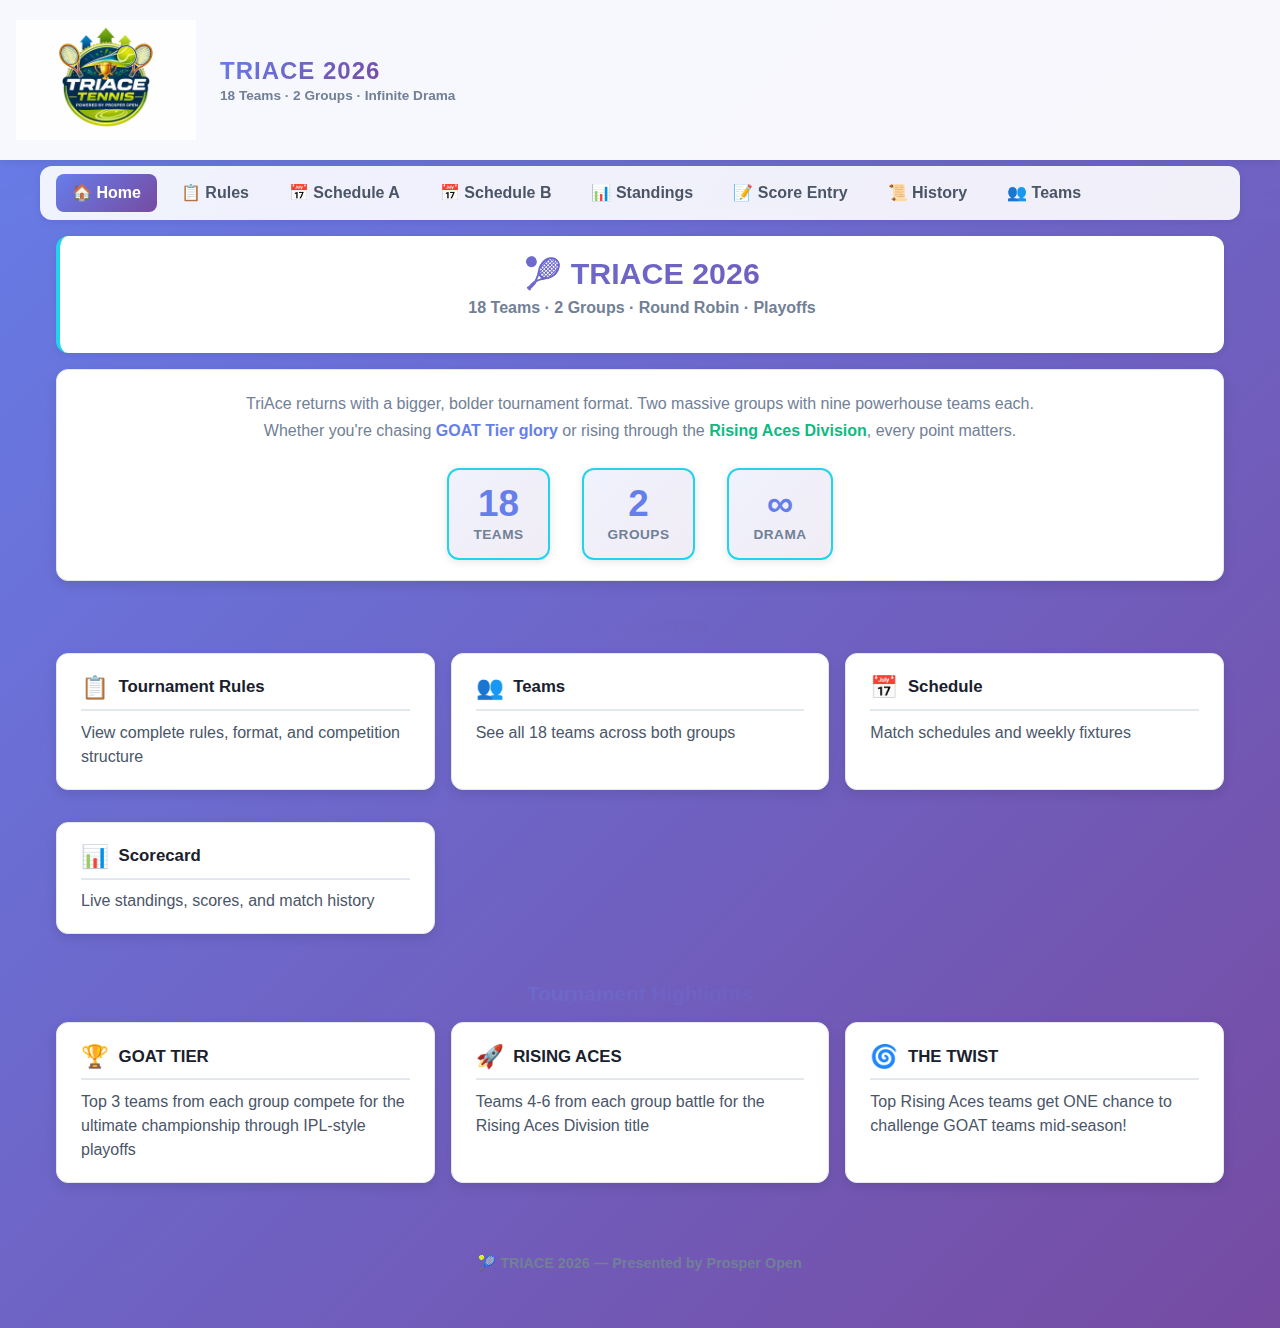
<file: index.html>
<!DOCTYPE html>
<html lang="en">
<head>
    <meta charset="UTF-8" />
    <meta name="viewport" content="width=device-width, initial-scale=1.0" />
    <title>TriAce 2026 – Home</title>
    <link rel="stylesheet" href="styles.css">
</head>
<body>

<header class="header">
    <div class="header-bar">
        <div class="brand">
            <img src="triace-logo.png" alt="TriAce Tennis" style="height:120px;">
            <div>
                <strong>TRIACE 2026</strong>
                <div class="tagline">18 Teams · 2 Groups · Infinite Drama</div>
            </div>
        </div>
        <button id="menuBtn" class="menu-btn">☰</button>
    </div>

    <nav id="siteNav" class="nav">
        <a href="index.html" aria-current="page">🏠 Home</a>
        <a href="rules.html">📋 Rules</a>
        <a href="schedule.html">📅 Schedule A</a>
        <a href="schedule-b.html">📅 Schedule B</a>
        <a href="standings.html">📊 Standings</a>
        <a href="scoring.html">📝 Score Entry</a>
        <a href="history.html">📜 History</a>
        <a href="teams.html">👥 Teams</a>
    </nav>
</header>

<main class="container">

    <!-- HERO -->
    <section class="page-header">
        <h1>🎾 TRIACE 2026</h1>
        <p>18 Teams · 2 Groups · Round Robin · Playoffs</p>
    </section>

    <section class="card" style="text-align:center;">
        <p style="max-width:800px;margin:0 auto;color:var(--muted);line-height:1.7;font-size:1rem;">
            TriAce returns with a bigger, bolder tournament format. Two massive groups with nine powerhouse teams each.
            Whether you're chasing <strong style="color:var(--bg1);">GOAT Tier glory</strong> or rising through the
            <strong style="color:var(--groupA);">Rising Aces Division</strong>,
            every point matters.
        </p>

        <div class="stats">
            <div class="stat-box">
                <div class="stat-num">18</div><div class="stat-lbl">Teams</div>
            </div>
            <div class="stat-box">
                <div class="stat-num">2</div><div class="stat-lbl">Groups</div>
            </div>
            <div class="stat-box">
                <div class="stat-num">∞</div><div class="stat-lbl">Drama</div>
            </div>
        </div>
    </section>

    <!-- QUICK LINKS -->
    <section style="margin-top:2rem;">
        <h2 class="section-title">Quick Access</h2>
        
        <div class="grid">
            <a href="rules.html" class="card link-card">
                <div class="card-head">
                    <span class="card-emoji">📋</span>
                    <div class="card-title">Tournament Rules</div>
                </div>
                <div class="val">View complete rules, format, and competition structure</div>
            </a>

            <a href="teams.html" class="card link-card">
                <div class="card-head">
                    <span class="card-emoji">👥</span>
                    <div class="card-title">Teams</div>
                </div>
                <div class="val">See all 18 teams across both groups</div>
            </a>

            <a href="schedule.html" class="card link-card">
                <div class="card-head">
                    <span class="card-emoji">📅</span>
                    <div class="card-title">Schedule</div>
                </div>
                <div class="val">Match schedules and weekly fixtures</div>
            </a>

            <a href="scorecard.html" class="card link-card">
                <div class="card-head">
                    <span class="card-emoji">📊</span>
                    <div class="card-title">Scorecard</div>
                </div>
                <div class="val">Live standings, scores, and match history</div>
            </a>
        </div>
    </section>

    <!-- TOURNAMENT HIGHLIGHTS -->
    <section style="margin-top:2rem;">
        <h2 class="section-title">Tournament Highlights</h2>
        
        <div class="grid">
            <article class="card">
                <div class="card-head">
                    <span class="card-emoji">🏆</span>
                    <div class="card-title">GOAT TIER</div>
                </div>
                <div class="val">Top 3 teams from each group compete for the ultimate championship through IPL-style playoffs</div>
            </article>

            <article class="card">
                <div class="card-head">
                    <span class="card-emoji">🚀</span>
                    <div class="card-title">RISING ACES</div>
                </div>
                <div class="val">Teams 4-6 from each group battle for the Rising Aces Division title</div>
            </article>

            <article class="card">
                <div class="card-head">
                    <span class="card-emoji">🌀</span>
                    <div class="card-title">THE TWIST</div>
                </div>
                <div class="val">Top Rising Aces teams get ONE chance to challenge GOAT teams mid-season!</div>
            </article>
        </div>
    </section>

    <!-- FOOTER -->
    <footer class="footer">
        🎾 TRIACE 2026 — Presented by Prosper Open
    </footer>

</main>

<script src="script.js"></script>

</body>
</html>
</file>
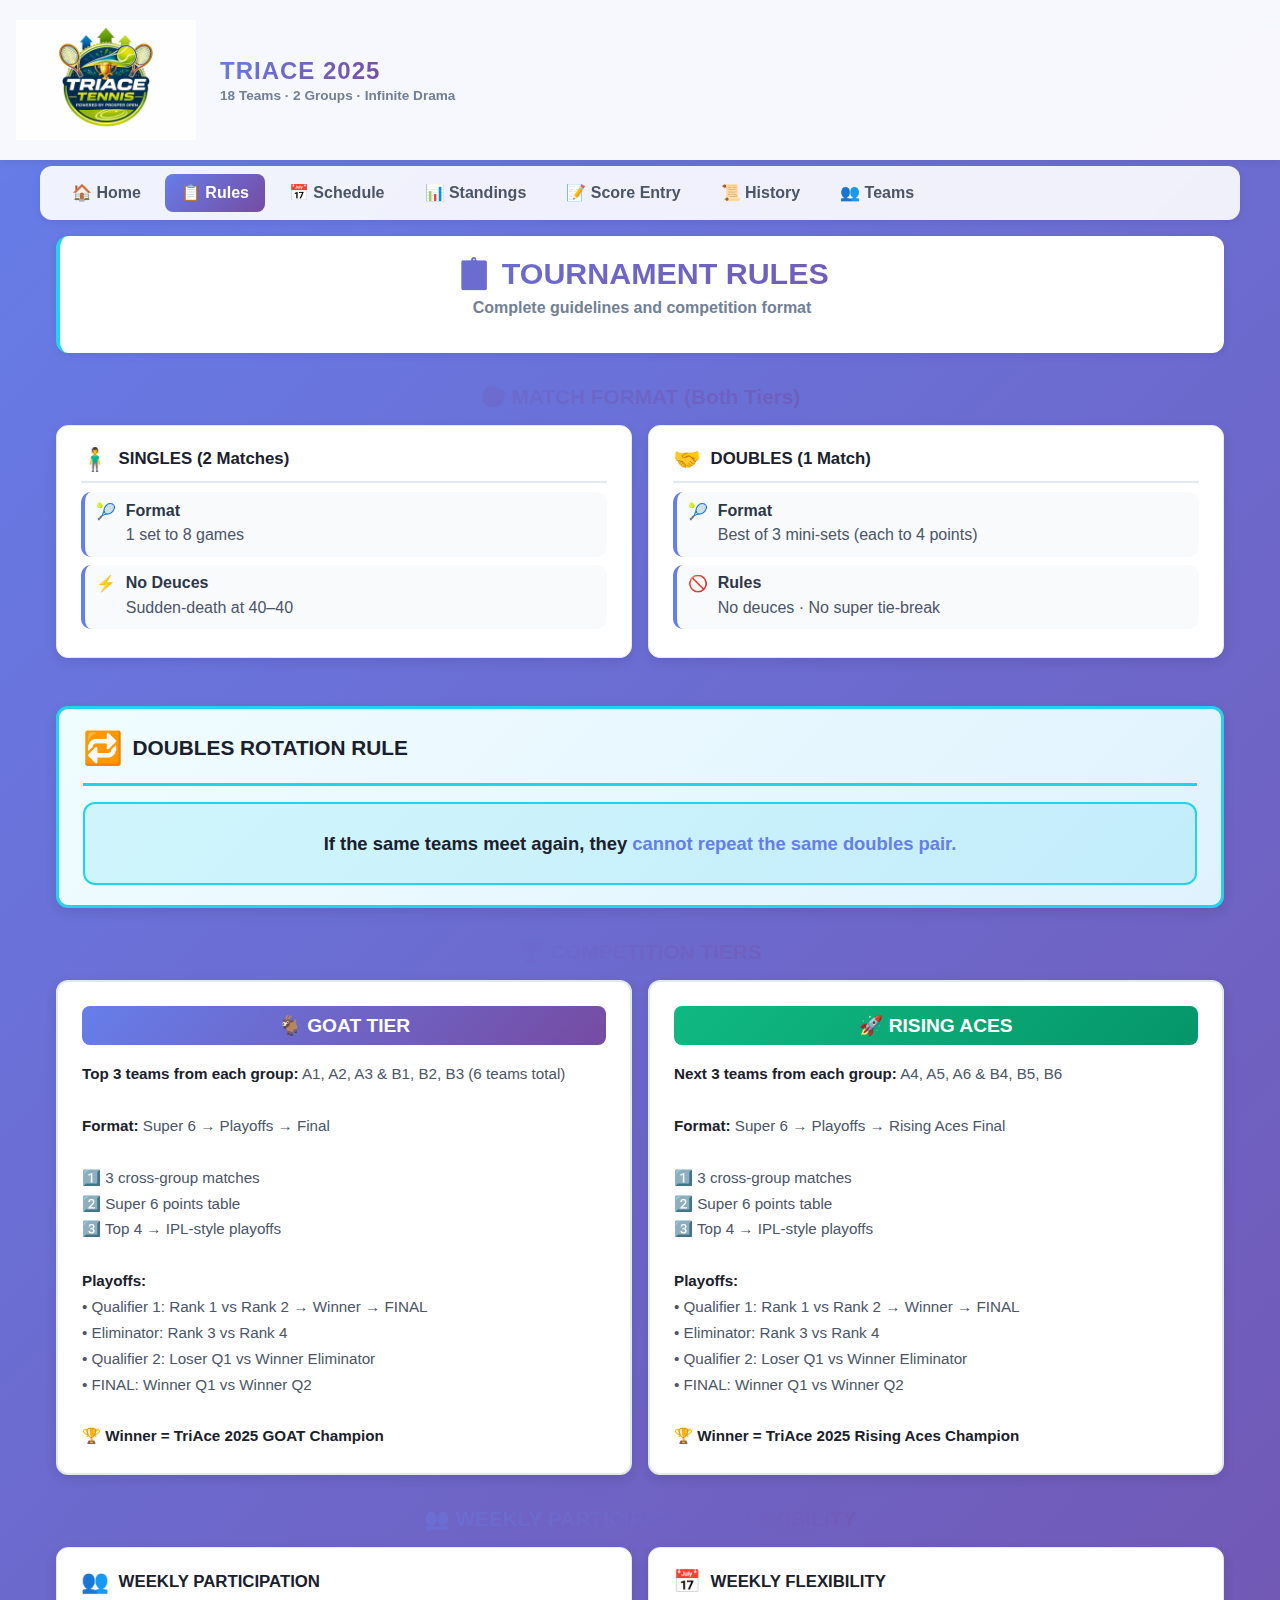
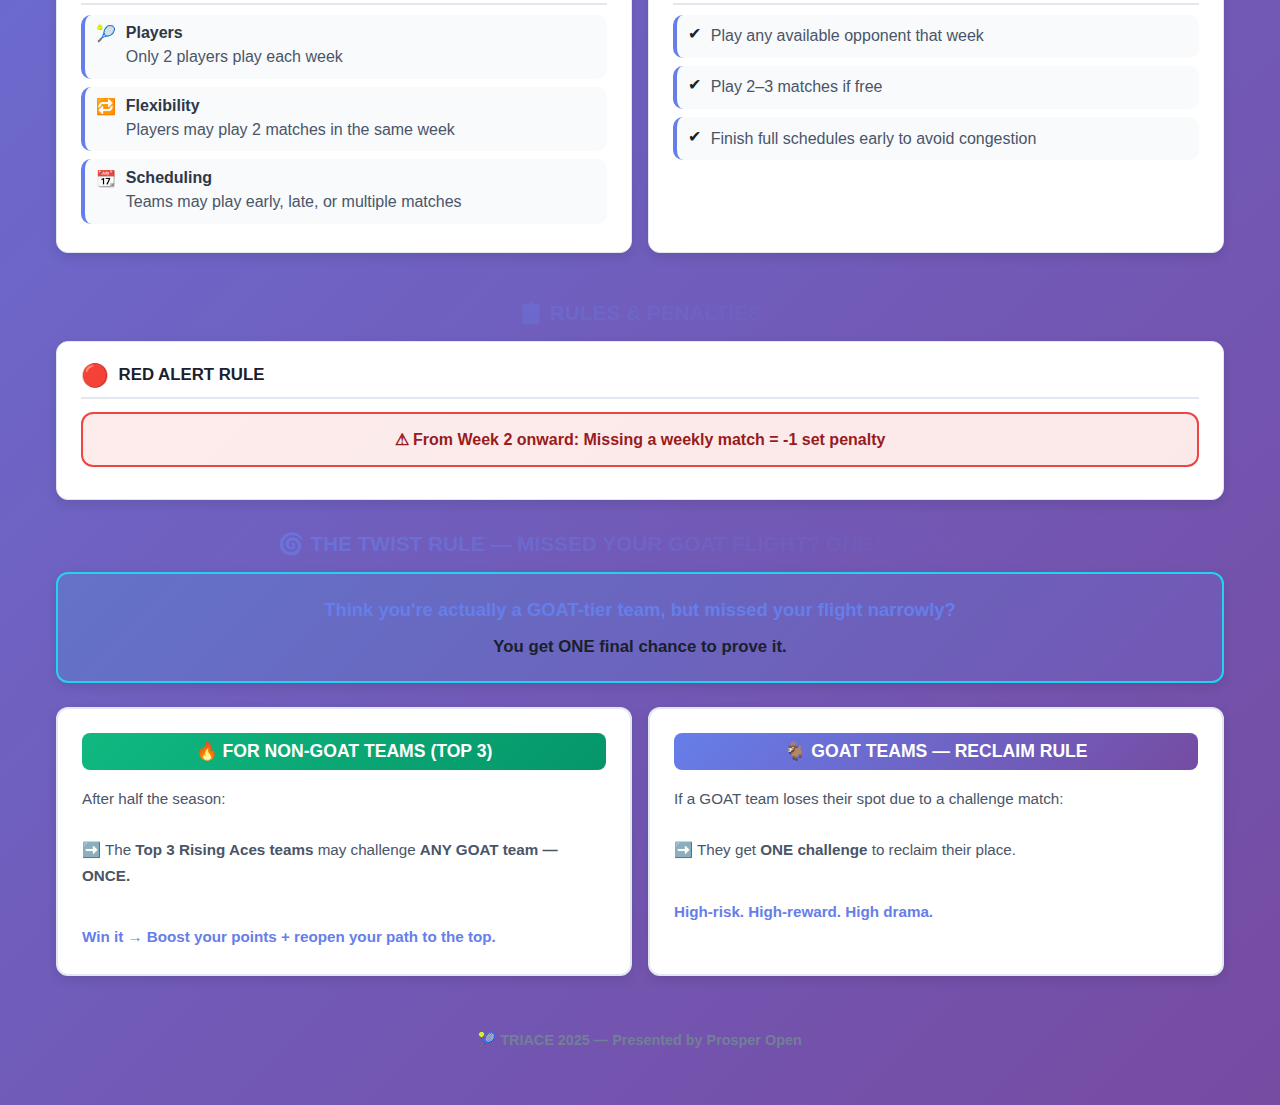
<file: rules.html>
<!DOCTYPE html>
<html lang="en">
<head>
    <meta charset="UTF-8" />
    <meta name="viewport" content="width=device-width, initial-scale=1.0" />
    <title>TriAce 2025 – Tournament Rules</title>
    <link rel="stylesheet" href="styles.css">
</head>
<body>

<header class="header">
    <div class="header-bar">
        <div class="brand">
            <img src="triace-logo.png" alt="TriAce Tennis" style="height:120px;">
            <div>
                <strong>TRIACE 2025</strong>
                <div class="tagline">18 Teams · 2 Groups · Infinite Drama</div>
            </div>
        </div>
        <button id="menuBtn" class="menu-btn">☰</button>
    </div>

    <nav id="siteNav" class="nav">
        <a href="index.html">🏠 Home</a>
        <a href="rules.html" aria-current="page">📋 Rules</a>
        <a href="schedule.html">📅 Schedule</a>
        <a href="standings.html">📊 Standings</a>
        <a href="scoring.html">📝 Score Entry</a>
        <a href="history.html">📜 History</a>
        <a href="teams.html">👥 Teams</a>
    </nav>
</header>

<main class="container">

    <!-- HERO -->
    <section class="page-header">
        <h1>📋 TOURNAMENT RULES</h1>
        <p>Complete guidelines and competition format</p>
    </section>

    <!-- MATCH FORMAT -->
    <section id="format">
        <h2 class="section-title">🎯 MATCH FORMAT (Both Tiers)</h2>

        <div class="grid">

            <article class="card">
                <div class="card-head">
                    <span class="card-emoji">🧍‍♂️</span>
                    <div class="card-title">SINGLES (2 Matches)</div>
                </div>

                <div class="item"><span>🎾</span>
                    <div><div class="lbl">Format</div><div class="val">1 set to 8 games</div></div>
                </div>
                <div class="item"><span>⚡</span>
                    <div><div class="lbl">No Deuces</div><div class="val">Sudden-death at 40–40</div></div>
                </div>
            </article>

            <article class="card">
                <div class="card-head">
                    <span class="card-emoji">🤝</span>
                    <div class="card-title">DOUBLES (1 Match)</div>
                </div>

                <div class="item"><span>🎾</span>
                    <div><div class="lbl">Format</div><div class="val">Best of 3 mini-sets (each to 4 points)</div></div>
                </div>
                <div class="item"><span>🚫</span>
                    <div><div class="lbl">Rules</div><div class="val">No deuces · No super tie-break</div></div>
                </div>
            </article>

        </div>
    </section>

    <!-- DOUBLES ROTATION RULE (Standalone) -->
    <section style="margin-top:2rem;">
        <article class="card" style="border:3px solid var(--accent);background:linear-gradient(135deg,#f0fdff,#e0f2fe);">
            <div class="card-head" style="border-bottom:3px solid var(--accent);padding-bottom:1rem;margin-bottom:1rem;">
                <span class="card-emoji" style="font-size:2rem;">🔁</span>
                <div class="card-title" style="font-size:1.3rem;">DOUBLES ROTATION RULE</div>
            </div>

            <div style="background:rgba(34,211,238,0.15);border:2px solid var(--accent);border-radius:12px;padding:1.5rem;text-align:center;">
                <p style="font-size:1.15rem;font-weight:700;color:var(--ink);line-height:1.7;">
                    If the same teams meet again, they <strong style="color:var(--bg1);">cannot repeat the same doubles pair.</strong>
                </p>
            </div>
        </article>
    </section>

    <!-- COMPETITION TIERS -->
    <section id="tiers" class="tier-section">
        <h2 class="section-title">🏆 COMPETITION TIERS</h2>

        <div class="tier-grid">

            <!-- GOAT TIER -->
            <div class="tier-card goat">
                <div class="tier-badge">🐐 GOAT TIER</div>
                <div class="tier-content">
                    <strong>Top 3 teams from each group:</strong> A1, A2, A3 & B1, B2, B3 (6 teams total)<br><br>

                    <strong>Format:</strong> Super 6 → Playoffs → Final
                    <br><br>

                    1️⃣ 3 cross-group matches<br>
                    2️⃣ Super 6 points table<br>
                    3️⃣ Top 4 → IPL-style playoffs
                    <br><br>

                    <strong>Playoffs:</strong><br>
                    • Qualifier 1: Rank 1 vs Rank 2 → Winner → FINAL<br>
                    • Eliminator: Rank 3 vs Rank 4<br>
                    • Qualifier 2: Loser Q1 vs Winner Eliminator<br>
                    • FINAL: Winner Q1 vs Winner Q2<br><br>

                    🏆 <strong>Winner = TriAce 2025 GOAT Champion</strong>
                </div>
            </div>

            <!-- RISING ACES -->
            <div class="tier-card rising">
                <div class="tier-badge">🚀 RISING ACES</div>
                <div class="tier-content">
                    <strong>Next 3 teams from each group:</strong> A4, A5, A6 & B4, B5, B6
                    <br><br>

                    <strong>Format:</strong> Super 6 → Playoffs → Rising Aces Final
                    <br><br>

                    1️⃣ 3 cross-group matches<br>
                    2️⃣ Super 6 points table<br>
                    3️⃣ Top 4 → IPL-style playoffs
                    <br><br>

                    <strong>Playoffs:</strong><br>
                    • Qualifier 1: Rank 1 vs Rank 2 → Winner → FINAL<br>
                    • Eliminator: Rank 3 vs Rank 4<br>
                    • Qualifier 2: Loser Q1 vs Winner Eliminator<br>
                    • FINAL: Winner Q1 vs Winner Q2<br><br>

                    🏆 <strong>Winner = TriAce 2025 Rising Aces Champion</strong>
                </div>
            </div>

        </div>
    </section>

    <!-- WEEKLY PARTICIPATION -->
    <section id="participation">
        <h2 class="section-title">👥 WEEKLY PARTICIPATION & FLEXIBILITY</h2>

        <div class="grid">

            <article class="card">
                <div class="card-head">
                    <span class="card-emoji">👥</span>
                    <div class="card-title">WEEKLY PARTICIPATION</div>
                </div>

                <div class="item"><span>🎾</span>
                    <div><div class="lbl">Players</div><div class="val">Only 2 players play each week</div></div>
                </div>
                <div class="item"><span>🔁</span>
                    <div><div class="lbl">Flexibility</div><div class="val">Players may play 2 matches in the same week</div></div>
                </div>
                <div class="item"><span>📆</span>
                    <div><div class="lbl">Scheduling</div><div class="val">Teams may play early, late, or multiple matches</div></div>
                </div>

            </article>

            <article class="card">
                <div class="card-head">
                    <span class="card-emoji">📅</span>
                    <div class="card-title">WEEKLY FLEXIBILITY</div>
                </div>

                <div class="item"><span>✔</span>
                    <div><div class="val">Play any available opponent that week</div></div>
                </div>
                <div class="item"><span>✔</span>
                    <div><div class="val">Play 2–3 matches if free</div></div>
                </div>
                <div class="item"><span>✔</span>
                    <div><div class="val">Finish full schedules early to avoid congestion</div></div>
                </div>

            </article>

        </div>
    </section>

    <!-- RULES -->
    <section id="rules">
        <h2 class="section-title">📋 RULES & PENALTIES</h2>

        <article class="card">
            <div class="card-head">
                <span class="card-emoji">🔴</span>
                <div class="card-title">RED ALERT RULE</div>
            </div>

            <div class="alert-box">
                ⚠ From Week 2 onward: Missing a weekly match = <strong>-1 set penalty</strong>
            </div>
        </article>
    </section>

    <!-- THE TWIST RULE -->
    <section id="twist">
        <h2 class="section-title">🌀 THE TWIST RULE — MISSED YOUR GOAT FLIGHT? ONE LAST SHOT!</h2>

        <!-- FLASH BOX INTRO -->
        <div class="twist-flash">
            <div class="twist-main">
                <span class="twist-highlight">Think you're actually a GOAT-tier team, but missed your flight narrowly?</span>
                You get <strong>ONE final chance</strong> to prove it.
            </div>
        </div>

        <!-- TWIST GRID -->
        <div class="twist-grid">

            <!-- RISING ACES -->
            <div class="twist-card">
                <div class="twist-badge twist-rising">🔥 FOR NON-GOAT TEAMS (TOP 3)</div>
                <div class="twist-content">
                    After half the season:<br><br>

                    ➡️ The <strong>Top 3 Rising Aces teams</strong> may challenge
                    <strong>ANY GOAT team — ONCE.</strong><br><br>

                    <span class="twist-win">Win it → Boost your points + reopen your path to the top.</span>
                </div>
            </div>

            <!-- GOAT RECLAIM -->
            <div class="twist-card">
                <div class="twist-badge twist-goat">🐐 GOAT TEAMS — RECLAIM RULE</div>
                <div class="twist-content">
                    If a GOAT team loses their spot due to a challenge match:<br><br>

                    ➡️ They get <strong>ONE challenge</strong> to reclaim their place.<br><br>

                    <span class="twist-win">High-risk. High-reward. High drama.</span>
                </div>
            </div>

        </div>

    </section>

    <!-- FOOTER -->
    <footer class="footer">
        🎾 TRIACE 2025 — Presented by Prosper Open
    </footer>

</main>

<script src="script.js"></script>

</body>
</html>
</file>
<file: styles.css>
/* RESET & VARIABLES */
*{box-sizing:border-box;margin:0;padding:0;}

:root{
  --bg1:#667eea;
  --bg2:#764ba2;
  --ink:#1a202c;
  --muted:#718096;
  --card:#ffffff;
  --ring:#e2e8f0;
  --accent:#22d3ee;
  --groupA:#10b981;
  --groupB:#f59e0b;
}

body{
  font-family:-apple-system,BlinkMacSystemFont,'Segoe UI',Roboto,Helvetica,Arial,sans-serif;
  background:linear-gradient(135deg,var(--bg1),var(--bg2));
  min-height:100vh;
  color:var(--ink);
  -webkit-font-smoothing:antialiased;
}

/* BRAND / HEADER */
.brand {
  display: flex;
  align-items: center;
  gap: 1.5rem;
}

.brand img {
  height: 120px;
  object-fit: contain;
}

.brand strong{
  font-size:1.5rem;
  background:linear-gradient(135deg,var(--bg1),var(--bg2));
  -webkit-background-clip:text;
  background-clip:text;
  -webkit-text-fill-color:transparent;
  font-weight:900;
  letter-spacing:1px;
}

.tagline{
  font-size:.85rem;
  color:var(--muted);
  font-weight:600;
  margin-top:.2rem;
}

/* HEADER */
.header{position:sticky;top:0;z-index:50;backdrop-filter:blur(10px);}
.header-bar{
  display:flex;align-items:center;justify-content:space-between;
  max-width:1400px;margin:0 auto;padding:1.25rem 1rem;
  background:rgba(255,255,255,.95);box-shadow:0 2px 8px rgba(0,0,0,.08);
}

.menu-btn{display:none;border:0;background:transparent;font-size:1.5rem;padding:.25rem .5rem;cursor:pointer;}

nav.nav{
  max-width:1200px;margin:.35rem auto 0;display:flex;gap:.5rem;padding:.5rem 1rem;
  background:rgba(255,255,255,.9);border-radius:12px;box-shadow:0 2px 8px rgba(0,0,0,.08);
  flex-wrap: wrap;
}
.nav a{
  text-decoration:none;color:#4a5568;font-weight:600;
  padding:.6rem 1rem;border-radius:8px;white-space:nowrap;
  transition: all 0.2s ease;
}
.nav a[aria-current="page"], .nav a:hover{
  color:#fff;
  background:linear-gradient(135deg,var(--bg1),var(--bg2));
}

/* MAIN CONTAINER */
.container{max-width:1200px;margin:1rem auto 2rem;padding:0 1rem;}

/* PAGE HEADER / HERO */
.hero, .page-header{
  background:#fff;border-radius:12px;padding:1.25rem 1.5rem;margin-bottom:1rem;
  box-shadow:0 2px 8px rgba(0,0,0,.08);border-left:4px solid var(--accent);text-align:center;
}
.hero h1, .page-header h1{
  font-size:1.9rem;font-weight:900;margin-bottom:.5rem;
  background:linear-gradient(135deg,var(--bg1),var(--bg2));
  -webkit-background-clip:text;-webkit-text-fill-color:transparent;
}
.hero .subtitle, .page-header p{font-size:1rem;color:var(--muted);margin-bottom:1rem;font-weight:600;}
.hero p { color:var(--muted); line-height:1.7; }

/* STATS */
.stats{display:flex;justify-content:center;gap:2rem;flex-wrap:wrap;margin-top:1.5rem;}
.stat-box{
  background:linear-gradient(135deg,rgba(102,126,234,0.1),rgba(118,75,162,0.1));
  padding:1rem 1.5rem;border-radius:12px;
  border:2px solid var(--accent);
  box-shadow:0 2px 8px rgba(0,0,0,.1);
}
.stat-num{font-size:2.3rem;font-weight:900;color:var(--bg1);line-height:1;}
.stat-lbl{font-size:.85rem;color:var(--muted);font-weight:700;text-transform:uppercase;margin-top:.25rem;letter-spacing:.5px;}

/* TITLES */
.section-title{
  text-align:center;
  font-size:1.3rem;font-weight:900;margin:2rem 0 1rem;
  background:linear-gradient(135deg,var(--bg1),var(--bg2));
  -webkit-background-clip:text;-webkit-text-fill-color:transparent;
}

/* GRID + CARDS */
.grid{display:grid;grid-template-columns:repeat(auto-fit,minmax(320px,1fr));gap:1rem;margin-bottom:1.5rem;}
.card{
  background:#fff;border-radius:12px;padding:1.25rem 1.5rem;margin-bottom:1rem;
  box-shadow:0 4px 12px rgba(0,0,0,.1);
  border:1px solid var(--ring);
  transition:.25s;
}
.card:hover{
  transform:translateY(-2px);
  box-shadow:0 8px 16px rgba(0,0,0,.12);
  border-color:var(--bg1);
}

.link-card {
  text-decoration: none;
  color: var(--ink);
  display: block;
}

.card-head{
  display:flex;align-items:center;gap:.6rem;margin-bottom:.6rem;
  padding-bottom:.5rem;border-bottom:2px solid var(--ring);
}
.card-emoji{font-size:1.4rem;}
.card-title{font-size:1.05rem;font-weight:900;color:var(--ink);}

.item{
  display:flex;gap:.6rem;background:#f8fafc;
  border-left:4px solid var(--bg1);
  padding:.6rem .7rem;border-radius:10px;margin:.5rem 0;
  align-items: flex-start;
}
.item .i { font-size:1.1rem; flex-shrink:0; }
.item span { flex-shrink: 0; }
.lbl{font-weight:900;color:#2d3748;margin-bottom:.2rem;}
.val{color:#4a5568;line-height:1.5;}

/* TIER STYLES */
.tier-grid{display:grid;grid-template-columns:repeat(auto-fit,minmax(380px,1fr));gap:1rem;margin-top:1rem;}
.tier-card{
  background:#fff;border-radius:12px;padding:1.5rem;
  border:2px solid var(--ring);
  box-shadow:0 4px 12px rgba(0,0,0,.1);
  transition:.25s;
}
.tier-card:hover{
  transform:translateY(-2px);
  box-shadow:0 8px 16px rgba(0,0,0,.12);
  border-color:var(--bg1);
}
.tier-badge{
  text-align:center;font-size:1.2rem;font-weight:900;
  padding:.5rem .75rem;border-radius:8px;margin-bottom:1rem;
  color:#fff;
}
.goat .tier-badge{
  background:linear-gradient(135deg,var(--bg1),var(--bg2));
}
.rising .tier-badge{
  background:linear-gradient(135deg,var(--groupA),#059669);
}
.tier-content{font-size:.95rem;line-height:1.7;color:#4a5568;}
.tier-content strong { color:var(--ink); font-weight:900; }

/* TWIST RULE STYLES */
.twist-flash {
  background:linear-gradient(135deg,rgba(34,211,238,0.15),rgba(102,126,234,0.15));
  border:2px solid var(--accent);
  padding:1.2rem;
  border-radius:12px;
  margin-bottom:1.5rem;
  text-align:center;
  box-shadow:0 4px 12px rgba(0,0,0,.1);
}

.twist-main {
  font-size:1.05rem;
  line-height:1.7;
  font-weight:700;
  color:var(--ink);
}

.twist-highlight {
  font-size:1.15rem;
  font-weight:900;
  color:var(--bg1);
  display:block;
  margin-bottom:.5rem;
}

.twist-grid {
  display:grid;
  grid-template-columns:repeat(auto-fit,minmax(380px,1fr));
  gap:1rem;
}

.twist-card {
  background:#fff;
  padding:1.5rem;
  border-radius:12px;
  border:2px solid var(--ring);
  box-shadow:0 4px 12px rgba(0,0,0,.1);
  transition:.25s;
}

.twist-card:hover {
  transform:translateY(-2px);
  box-shadow:0 8px 16px rgba(0,0,0,.12);
  border-color:var(--bg1);
}

.twist-badge {
  text-align:center;
  font-size:1.1rem;
  font-weight:900;
  padding:.5rem .75rem;
  border-radius:8px;
  margin-bottom:1rem;
}

.twist-rising {
  background:linear-gradient(135deg,var(--groupA),#059669);
  color:#fff;
}
.twist-goat {
  background:linear-gradient(135deg,var(--bg1),var(--bg2));
  color:#fff;
}

.twist-content {
  font-size:.95rem;
  line-height:1.7;
  color:#4a5568;
}

.twist-win {
  color:var(--bg1);
  font-weight:900;
  margin-top:.6rem;
  display:block;
}

/* HIGHLIGHT BOXES */
.highlight-box {
  background:linear-gradient(135deg,rgba(34,211,238,0.15),rgba(102,126,234,0.15));
  border:2px solid var(--accent);
  padding:1rem;
  border-radius:12px;
  text-align:center;
  font-weight:700;
  margin:.8rem 0;
  color:var(--ink);
}

.alert-box {
  padding:1rem;
  background:linear-gradient(135deg,rgba(239,68,68,0.1),rgba(220,38,38,0.1));
  border-radius:12px;
  border:2px solid #ef4444;
  font-weight:800;
  text-align:center;
  margin:.8rem 0;
  color:#991b1b;
}

/* FOOTER */
.footer {
  margin-top: 2rem;
  text-align: center;
  padding: 1.5rem;
  color: var(--muted);
  font-weight: 600;
  font-size: .9rem;
}

/* TEAM LIST STYLES */
.team-list {
  display: grid;
  gap: 0;
}

.team-item {
  display:flex;
  justify-content:space-between;
  align-items:center;
  padding:.75rem 1rem;
  border-bottom:1px solid var(--ring);
  transition: background 0.2s ease;
}

.team-item:last-child {
  border-bottom: none;
}

.team-item:hover {
  background: #f8fafc;
}

.team-name {
  font-size: 1rem;
  font-weight: 700;
  color: var(--ink);
}

.team-members {
  color: var(--muted);
  font-size: .85rem;
}

.group-badge {
  display: inline-block;
  padding: .25rem .75rem;
  border-radius: 20px;
  font-size: .85rem;
  font-weight: 700;
  color: #fff;
  margin-bottom: .5rem;
}

.group-badge.a {
  background: linear-gradient(135deg, #10b981, #059669);
}

.group-badge.b {
  background: linear-gradient(135deg, #f59e0b, #d97706);
}

.groups-container {
  display: grid;
  grid-template-columns: 1fr 1fr;
  gap: 1rem;
}

/* RESPONSIVE */
@media (max-width: 900px) {
  .groups-container {
    grid-template-columns: 1fr;
  }
}

@media (max-width: 768px) {
  .menu-btn { display: block; }
  nav.nav { 
    display: none; 
    flex-direction: column;
  }
  nav.nav.open { display: flex; }
  
  .hero h1, .page-header h1 { font-size: 1.6rem; }
  .stats { gap: 1rem; }
  .grid { grid-template-columns: 1fr; }
  .tier-grid, .twist-grid { grid-template-columns: 1fr; }
  
  .brand img { height: 80px; }
  .brand strong { font-size: 1.2rem; }
  .tagline { font-size: .75rem; }
  .header-bar { padding: 1rem; }
}
</file>
